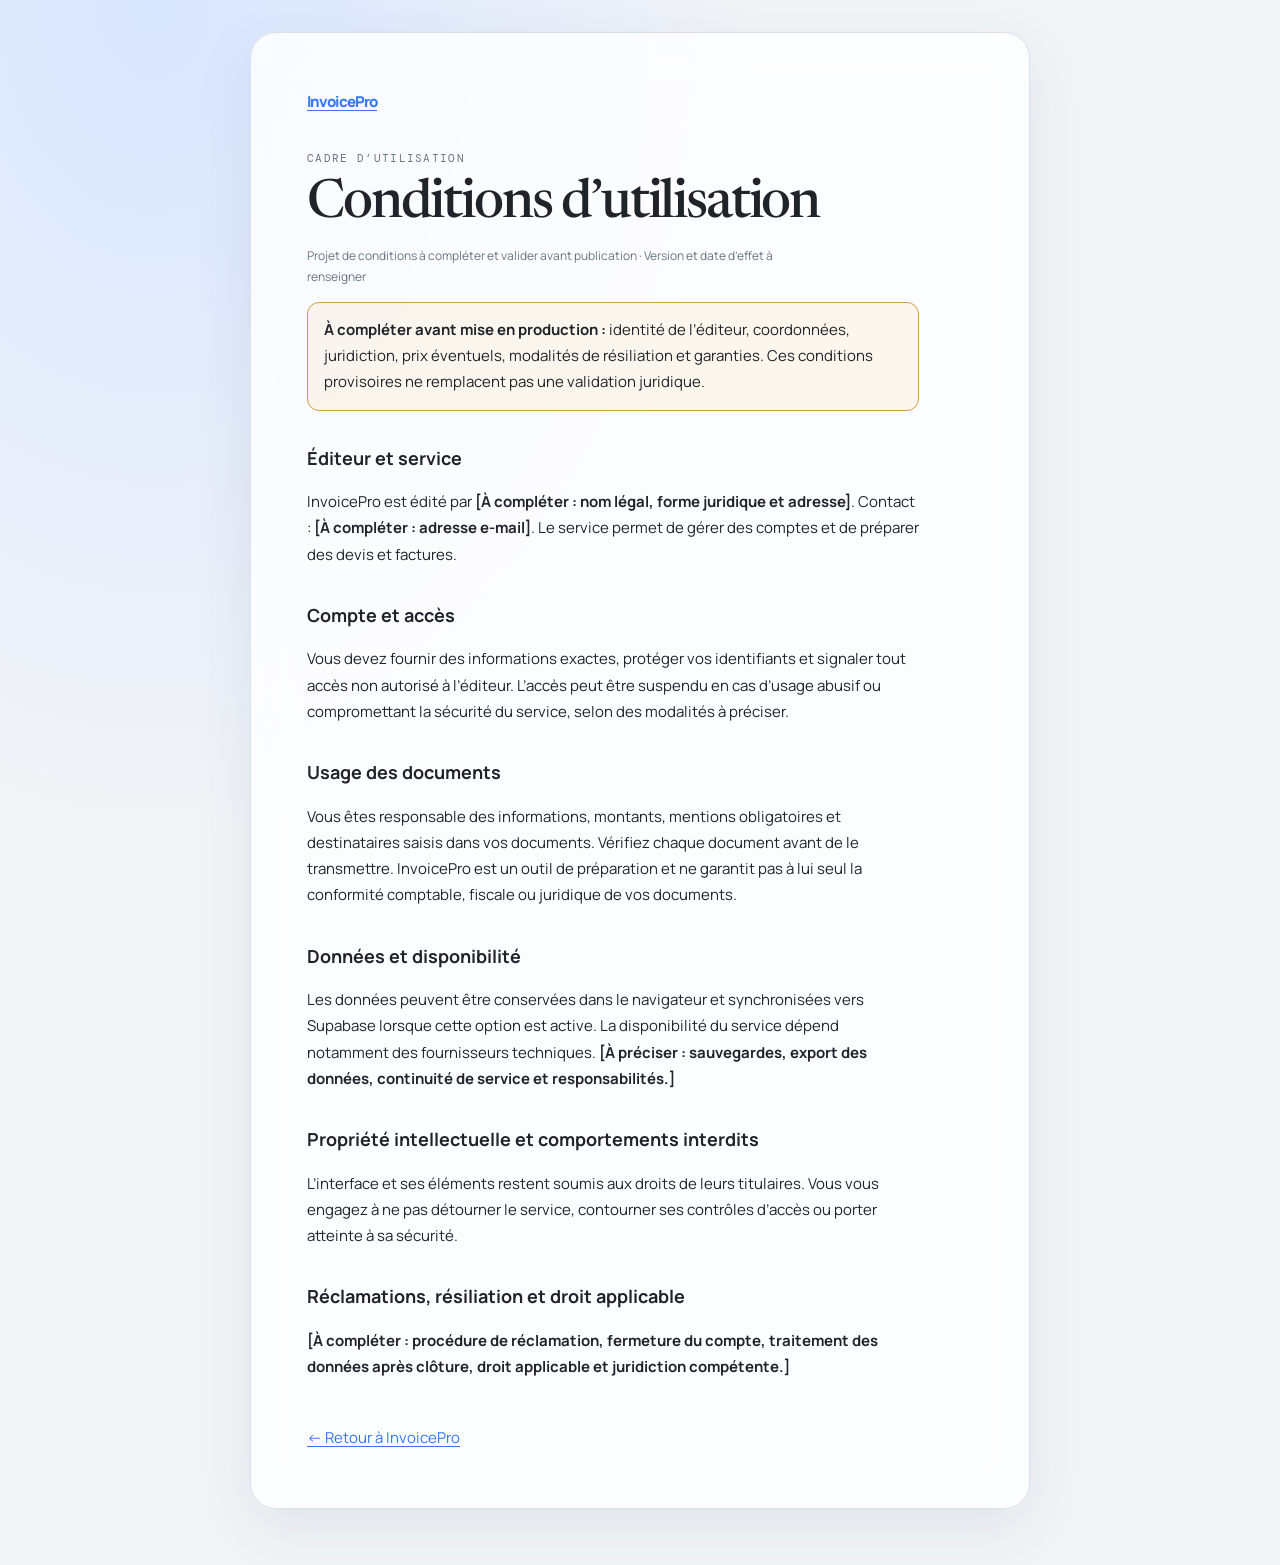
<file: conditions.html>
<!doctype html>
<html lang="fr">
<head>
  <meta charset="utf-8">
  <meta name="viewport" content="width=device-width, initial-scale=1">
  <title>Conditions d’utilisation · InvoicePro</title>
  <link rel="preconnect" href="https://fonts.googleapis.com">
  <link rel="preconnect" href="https://fonts.gstatic.com" crossorigin>
  <link href="https://fonts.googleapis.com/css2?family=DM+Mono:wght@400;500&family=Manrope:wght@400;500;600;700;800&family=Newsreader:opsz,wght@6..72,500;6..72,600&display=swap" rel="stylesheet">
  <style>
    :root{color-scheme:light;--page:#f2f4f7;--paper:#ffffffc9;--ink:#20242a;--muted:#697482;--line:#dce1e8;--accent:#3478f6;--display:'Newsreader',Georgia,serif;--body:'Manrope',Arial,sans-serif;--mono:'DM Mono',monospace}
    @media(prefers-color-scheme:dark){:root:not([data-theme="light"]){color-scheme:dark;--page:#11151b;--paper:#202630;--ink:#f2f5fa;--muted:#a2adbc;--line:#ffffff1a;--accent:#78aaff}}
    :root[data-theme="dark"]{color-scheme:dark;--page:#11151b;--paper:#202630;--ink:#f2f5fa;--muted:#a2adbc;--line:#ffffff1a;--accent:#78aaff}
    *{box-sizing:border-box}body{margin:0;min-height:100vh;padding-block:32px 56px;padding-left:max(16px,env(safe-area-inset-left,0px));padding-right:max(16px,env(safe-area-inset-right,0px));background:radial-gradient(ellipse at 12% 0%,#d8e6ff 0,transparent 38%),var(--page);color:var(--ink);font:15px/1.75 var(--body)}main{width:min(780px,100%);margin:0 auto;padding:clamp(24px,6vw,56px);border:1px solid var(--line);border-radius:26px;background:var(--paper);backdrop-filter:blur(22px);box-shadow:0 18px 60px #34445c18}a{color:var(--accent);text-underline-offset:3px}a:focus-visible{outline:2px solid var(--accent);outline-offset:3px}.brand{font-weight:800;letter-spacing:-.06em}.brand span{color:var(--accent)}.eyebrow{margin-top:36px;color:var(--muted);font:11px var(--mono);letter-spacing:.12em;text-transform:uppercase}h1{font:500 clamp(34px,7vw,54px)/1.05 var(--display);letter-spacing:-.04em;margin:8px 0 12px;text-wrap:balance}h2{font-size:18px;margin:32px 0 8px}p,li{max-width:68ch}.notice{padding:14px 16px;border:1px solid #d59b45;border-radius:12px;background:#e9a22a14;color:var(--ink)}.meta{color:var(--muted);font-size:12px}.back{display:inline-block;margin-top:30px}
  </style>
</head>
<body><main>
  <a class="brand" href="index.html">Invoice<span>Pro</span></a>
  <p class="eyebrow">Cadre d’utilisation</p>
  <h1>Conditions d’utilisation</h1>
  <p class="meta">Projet de conditions à compléter et valider avant publication · Version et date d’effet à renseigner</p>
  <p class="notice"><strong>À compléter avant mise en production :</strong> identité de l’éditeur, coordonnées, juridiction, prix éventuels, modalités de résiliation et garanties. Ces conditions provisoires ne remplacent pas une validation juridique.</p>
  <h2>Éditeur et service</h2>
  <p>InvoicePro est édité par <strong>[À compléter : nom légal, forme juridique et adresse]</strong>. Contact : <strong>[À compléter : adresse e-mail]</strong>. Le service permet de gérer des comptes et de préparer des devis et factures.</p>
  <h2>Compte et accès</h2>
  <p>Vous devez fournir des informations exactes, protéger vos identifiants et signaler tout accès non autorisé à l’éditeur. L’accès peut être suspendu en cas d’usage abusif ou compromettant la sécurité du service, selon des modalités à préciser.</p>
  <h2>Usage des documents</h2>
  <p>Vous êtes responsable des informations, montants, mentions obligatoires et destinataires saisis dans vos documents. Vérifiez chaque document avant de le transmettre. InvoicePro est un outil de préparation et ne garantit pas à lui seul la conformité comptable, fiscale ou juridique de vos documents.</p>
  <h2>Données et disponibilité</h2>
  <p>Les données peuvent être conservées dans le navigateur et synchronisées vers Supabase lorsque cette option est active. La disponibilité du service dépend notamment des fournisseurs techniques. <strong>[À préciser : sauvegardes, export des données, continuité de service et responsabilités.]</strong></p>
  <h2>Propriété intellectuelle et comportements interdits</h2>
  <p>L’interface et ses éléments restent soumis aux droits de leurs titulaires. Vous vous engagez à ne pas détourner le service, contourner ses contrôles d’accès ou porter atteinte à sa sécurité.</p>
  <h2>Réclamations, résiliation et droit applicable</h2>
  <p><strong>[À compléter : procédure de réclamation, fermeture du compte, traitement des données après clôture, droit applicable et juridiction compétente.]</strong></p>
  <a class="back" href="index.html">← Retour à InvoicePro</a>
</main></body></html>
</file>
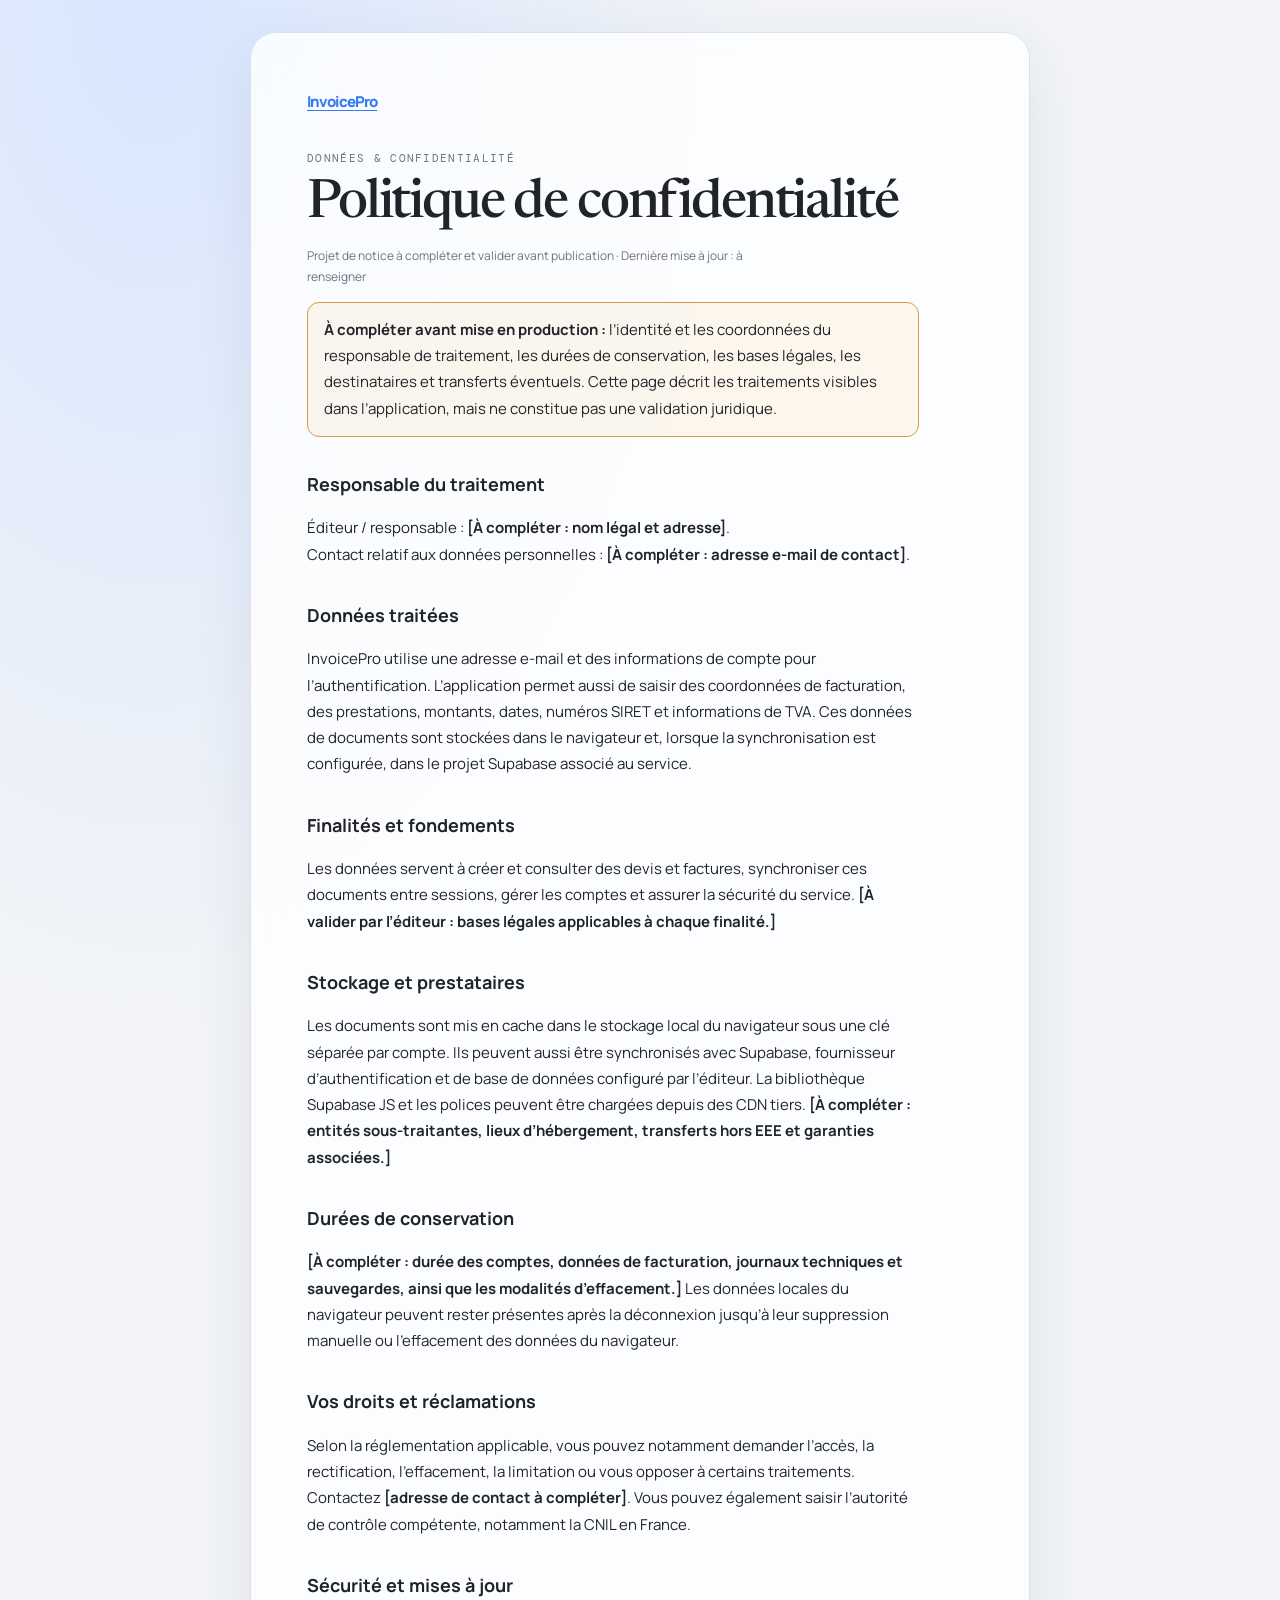
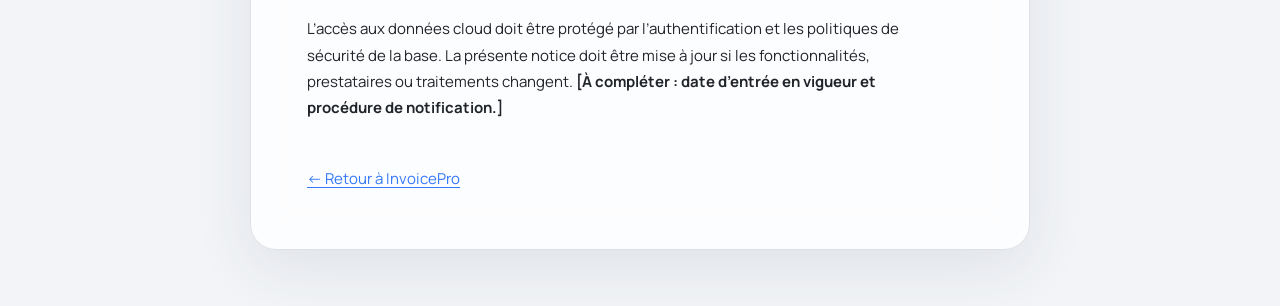
<file: confidentialite.html>
<!doctype html>
<html lang="fr">
<head>
  <meta charset="utf-8">
  <meta name="viewport" content="width=device-width, initial-scale=1">
  <title>Politique de confidentialité · InvoicePro</title>
  <link rel="preconnect" href="https://fonts.googleapis.com">
  <link rel="preconnect" href="https://fonts.gstatic.com" crossorigin>
  <link href="https://fonts.googleapis.com/css2?family=DM+Mono:wght@400;500&family=Manrope:wght@400;500;600;700;800&family=Newsreader:opsz,wght@6..72,500;6..72,600&display=swap" rel="stylesheet">
  <style>
    :root{color-scheme:light;--page:#f2f4f7;--paper:#ffffffc9;--ink:#20242a;--muted:#697482;--line:#dce1e8;--accent:#3478f6;--display:'Newsreader',Georgia,serif;--body:'Manrope',Arial,sans-serif;--mono:'DM Mono',monospace}
    @media(prefers-color-scheme:dark){:root:not([data-theme="light"]){color-scheme:dark;--page:#11151b;--paper:#202630;--ink:#f2f5fa;--muted:#a2adbc;--line:#ffffff1a;--accent:#78aaff}}
    :root[data-theme="dark"]{color-scheme:dark;--page:#11151b;--paper:#202630;--ink:#f2f5fa;--muted:#a2adbc;--line:#ffffff1a;--accent:#78aaff}
    *{box-sizing:border-box}body{margin:0;min-height:100vh;padding-block:32px 56px;padding-left:max(16px,env(safe-area-inset-left,0px));padding-right:max(16px,env(safe-area-inset-right,0px));background:radial-gradient(ellipse at 12% 0%,#d8e6ff 0,transparent 38%),var(--page);color:var(--ink);font:15px/1.75 var(--body)}main{width:min(780px,100%);margin:0 auto;padding:clamp(24px,6vw,56px);border:1px solid var(--line);border-radius:26px;background:var(--paper);backdrop-filter:blur(22px);box-shadow:0 18px 60px #34445c18}a{color:var(--accent);text-underline-offset:3px}a:focus-visible{outline:2px solid var(--accent);outline-offset:3px}.brand{font-weight:800;letter-spacing:-.06em}.brand span{color:var(--accent)}.eyebrow{margin-top:36px;color:var(--muted);font:11px var(--mono);letter-spacing:.12em;text-transform:uppercase}h1{font:500 clamp(34px,7vw,54px)/1.05 var(--display);letter-spacing:-.04em;margin:8px 0 12px;text-wrap:balance}h2{font-size:18px;margin:32px 0 8px}p,li{max-width:68ch}.notice{padding:14px 16px;border:1px solid #d59b45;border-radius:12px;background:#e9a22a14;color:var(--ink)}.meta{color:var(--muted);font-size:12px}.back{display:inline-block;margin-top:30px}
  </style>
</head>
<body><main>
  <a class="brand" href="index.html">Invoice<span>Pro</span></a>
  <p class="eyebrow">Données & confidentialité</p>
  <h1>Politique de confidentialité</h1>
  <p class="meta">Projet de notice à compléter et valider avant publication · Dernière mise à jour : à renseigner</p>
  <p class="notice"><strong>À compléter avant mise en production :</strong> l’identité et les coordonnées du responsable de traitement, les durées de conservation, les bases légales, les destinataires et transferts éventuels. Cette page décrit les traitements visibles dans l’application, mais ne constitue pas une validation juridique.</p>
  <h2>Responsable du traitement</h2>
  <p>Éditeur / responsable : <strong>[À compléter : nom légal et adresse]</strong>.<br>Contact relatif aux données personnelles : <strong>[À compléter : adresse e-mail de contact]</strong>.</p>
  <h2>Données traitées</h2>
  <p>InvoicePro utilise une adresse e-mail et des informations de compte pour l’authentification. L’application permet aussi de saisir des coordonnées de facturation, des prestations, montants, dates, numéros SIRET et informations de TVA. Ces données de documents sont stockées dans le navigateur et, lorsque la synchronisation est configurée, dans le projet Supabase associé au service.</p>
  <h2>Finalités et fondements</h2>
  <p>Les données servent à créer et consulter des devis et factures, synchroniser ces documents entre sessions, gérer les comptes et assurer la sécurité du service. <strong>[À valider par l’éditeur : bases légales applicables à chaque finalité.]</strong></p>
  <h2>Stockage et prestataires</h2>
  <p>Les documents sont mis en cache dans le stockage local du navigateur sous une clé séparée par compte. Ils peuvent aussi être synchronisés avec Supabase, fournisseur d’authentification et de base de données configuré par l’éditeur. La bibliothèque Supabase JS et les polices peuvent être chargées depuis des CDN tiers. <strong>[À compléter : entités sous-traitantes, lieux d’hébergement, transferts hors EEE et garanties associées.]</strong></p>
  <h2>Durées de conservation</h2>
  <p><strong>[À compléter : durée des comptes, données de facturation, journaux techniques et sauvegardes, ainsi que les modalités d’effacement.]</strong> Les données locales du navigateur peuvent rester présentes après la déconnexion jusqu’à leur suppression manuelle ou l’effacement des données du navigateur.</p>
  <h2>Vos droits et réclamations</h2>
  <p>Selon la réglementation applicable, vous pouvez notamment demander l’accès, la rectification, l’effacement, la limitation ou vous opposer à certains traitements. Contactez <strong>[adresse de contact à compléter]</strong>. Vous pouvez également saisir l’autorité de contrôle compétente, notamment la CNIL en France.</p>
  <h2>Sécurité et mises à jour</h2>
  <p>L’accès aux données cloud doit être protégé par l’authentification et les politiques de sécurité de la base. La présente notice doit être mise à jour si les fonctionnalités, prestataires ou traitements changent. <strong>[À compléter : date d’entrée en vigueur et procédure de notification.]</strong></p>
  <a class="back" href="index.html">← Retour à InvoicePro</a>
</main></body></html>
</file>
